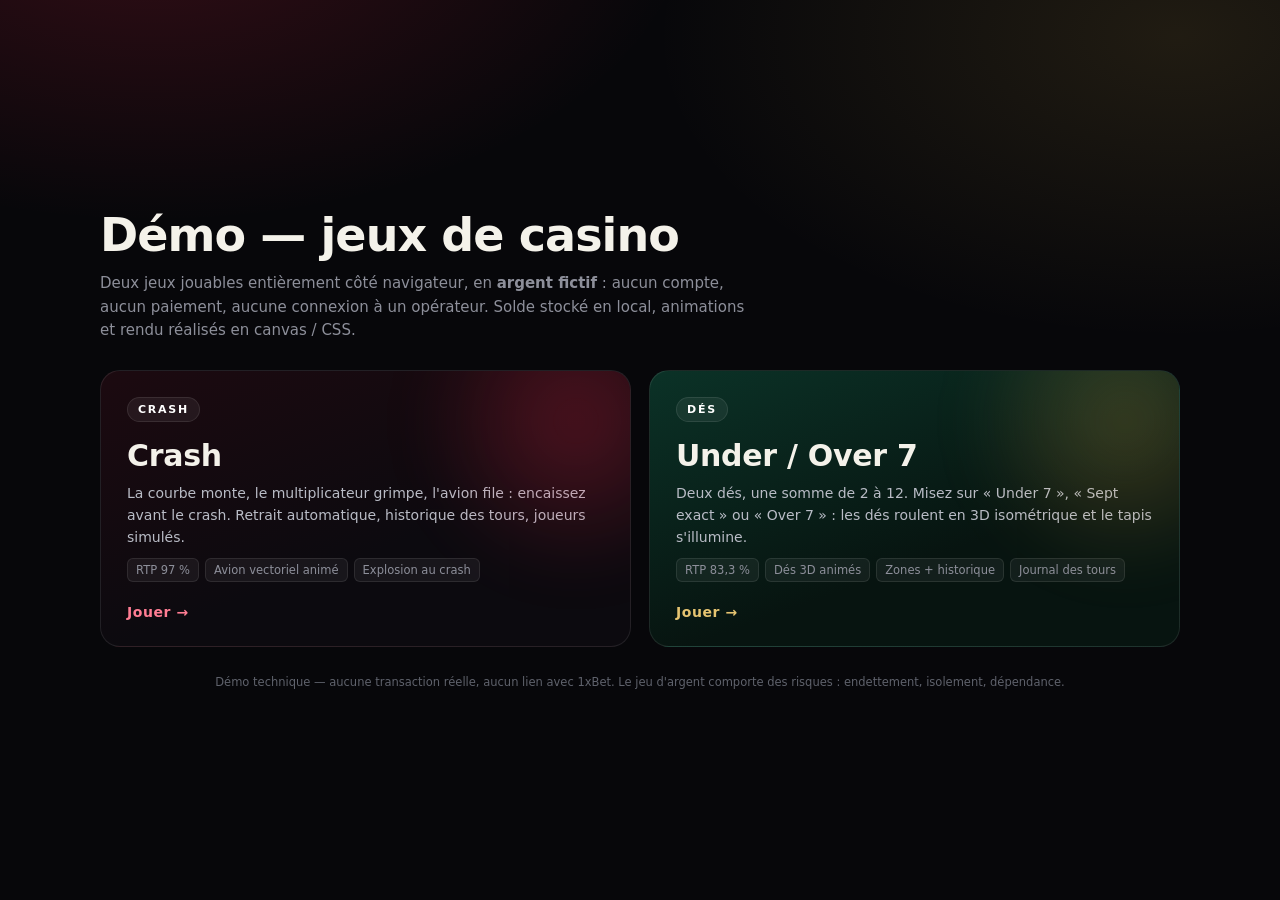
<file: index.html>
<!DOCTYPE html>
<html lang="fr">
<head>
<meta charset="utf-8">
<meta name="viewport" content="width=device-width, initial-scale=1">
<title>Démo — Crash &amp; Under / Over 7</title>
<style>
  :root {
    --bg: #07070a;
    --text: #f4f2ea;
    --muted: #8d8f9a;
    --line: rgba(255, 255, 255, 0.09);
  }
  * { box-sizing: border-box; }
  html, body { margin: 0; min-height: 100%; }
  body {
    min-height: 100vh;
    display: grid;
    place-items: center;
    padding: 32px 20px;
    background:
      radial-gradient(900px 520px at 12% -10%, rgba(255, 43, 77, 0.18), transparent 60%),
      radial-gradient(900px 520px at 92% 4%, rgba(216, 176, 76, 0.12), transparent 58%),
      var(--bg);
    color: var(--text);
    font-family: "Inter", "Segoe UI", system-ui, -apple-system, sans-serif;
  }
  .hub { width: 100%; max-width: 1080px; }
  header { margin-bottom: 28px; }
  h1 {
    margin: 0 0 10px;
    font-size: clamp(28px, 5vw, 46px);
    font-weight: 900;
    letter-spacing: -0.02em;
  }
  header p { margin: 0; color: var(--muted); max-width: 660px; line-height: 1.55; font-size: 15px; }
  .cards { display: grid; grid-template-columns: 1fr 1fr; gap: 18px; }
  .card {
    position: relative;
    display: flex;
    flex-direction: column;
    gap: 10px;
    min-height: 250px;
    padding: 26px;
    border-radius: 20px;
    text-decoration: none;
    color: inherit;
    border: 1px solid var(--line);
    overflow: hidden;
    transition: transform 0.18s, border-color 0.18s, box-shadow 0.18s;
  }
  .card::after {
    content: "";
    position: absolute;
    inset: -40% -20% auto auto;
    width: 320px;
    height: 320px;
    border-radius: 50%;
    filter: blur(30px);
    opacity: 0.5;
  }
  .card:hover { transform: translateY(-4px); }
  .card-crash {
    background: linear-gradient(160deg, #1c0a10, #0c0a0f 60%);
  }
  .card-crash::after { background: radial-gradient(circle, rgba(255, 43, 77, 0.55), transparent 70%); }
  .card-crash:hover { border-color: rgba(255, 43, 77, 0.6); box-shadow: 0 20px 50px rgba(255, 43, 77, 0.18); }

  .card-uo {
    background: linear-gradient(160deg, #0b3227, #071410 62%);
  }
  .card-uo::after { background: radial-gradient(circle, rgba(216, 176, 76, 0.5), transparent 70%); }
  .card-uo:hover { border-color: rgba(216, 176, 76, 0.6); box-shadow: 0 20px 50px rgba(216, 176, 76, 0.16); }

  .tag {
    align-self: flex-start;
    font-size: 11px;
    font-weight: 800;
    letter-spacing: 0.16em;
    text-transform: uppercase;
    padding: 5px 10px;
    border-radius: 999px;
    border: 1px solid var(--line);
    color: #fff;
    background: rgba(255, 255, 255, 0.06);
  }
  .card h2 { margin: 6px 0 0; font-size: 30px; font-weight: 900; letter-spacing: -0.01em; }
  .card p { margin: 0; color: #b9bcc6; line-height: 1.55; font-size: 14px; }
  .meta {
    display: flex;
    flex-wrap: wrap;
    gap: 6px;
    margin-top: auto;
    font-size: 11.5px;
    color: var(--muted);
  }
  .meta span {
    padding: 4px 8px;
    border-radius: 6px;
    background: rgba(255, 255, 255, 0.05);
    border: 1px solid var(--line);
    font-variant-numeric: tabular-nums;
  }
  .go {
    margin-top: 12px;
    font-weight: 800;
    font-size: 14px;
    letter-spacing: 0.04em;
    color: #fff;
  }
  .card-crash .go { color: #ff7d93; }
  .card-uo .go { color: var(--gold, #e6c471); }
  footer {
    margin-top: 26px;
    font-size: 11.5px;
    line-height: 1.6;
    color: #5f626c;
    text-align: center;
  }
  @media (max-width: 760px) {
    .cards { grid-template-columns: 1fr; }
  }
</style>
</head>
<body>
<main class="hub">
  <header>
    <h1>Démo — jeux de casino</h1>
    <p>
      Deux jeux jouables entièrement côté navigateur, en <strong>argent fictif</strong> :
      aucun compte, aucun paiement, aucune connexion à un opérateur. Solde stocké en local,
      animations et rendu réalisés en canvas / CSS.
    </p>
  </header>

  <div class="cards">
    <a class="card card-crash" href="crash/">
      <span class="tag">Crash</span>
      <h2>Crash</h2>
      <p>
        La courbe monte, le multiplicateur grimpe, l'avion file : encaissez avant le crash.
        Retrait automatique, historique des tours, joueurs simulés.
      </p>
      <div class="meta">
        <span>RTP 97 %</span>
        <span>Avion vectoriel animé</span>
        <span>Explosion au crash</span>
      </div>
      <span class="go">Jouer →</span>
    </a>

    <a class="card card-uo" href="under-over-seven/">
      <span class="tag">Dés</span>
      <h2>Under / Over 7</h2>
      <p>
        Deux dés, une somme de 2 à 12. Misez sur « Under 7 », « Sept exact » ou « Over 7 » :
        les dés roulent en 3D isométrique et le tapis s'illumine.
      </p>
      <div class="meta">
        <span>RTP 83,3 %</span>
        <span>Dés 3D animés</span>
        <span>Zones + historique</span>
        <span>Journal des tours</span>
      </div>
      <span class="go">Jouer →</span>
    </a>
  </div>

  <footer>
    Démo technique — aucune transaction réelle, aucun lien avec 1xBet.
    Le jeu d'argent comporte des risques : endettement, isolement, dépendance.
  </footer>
</main>
</body>
</html>
</file>
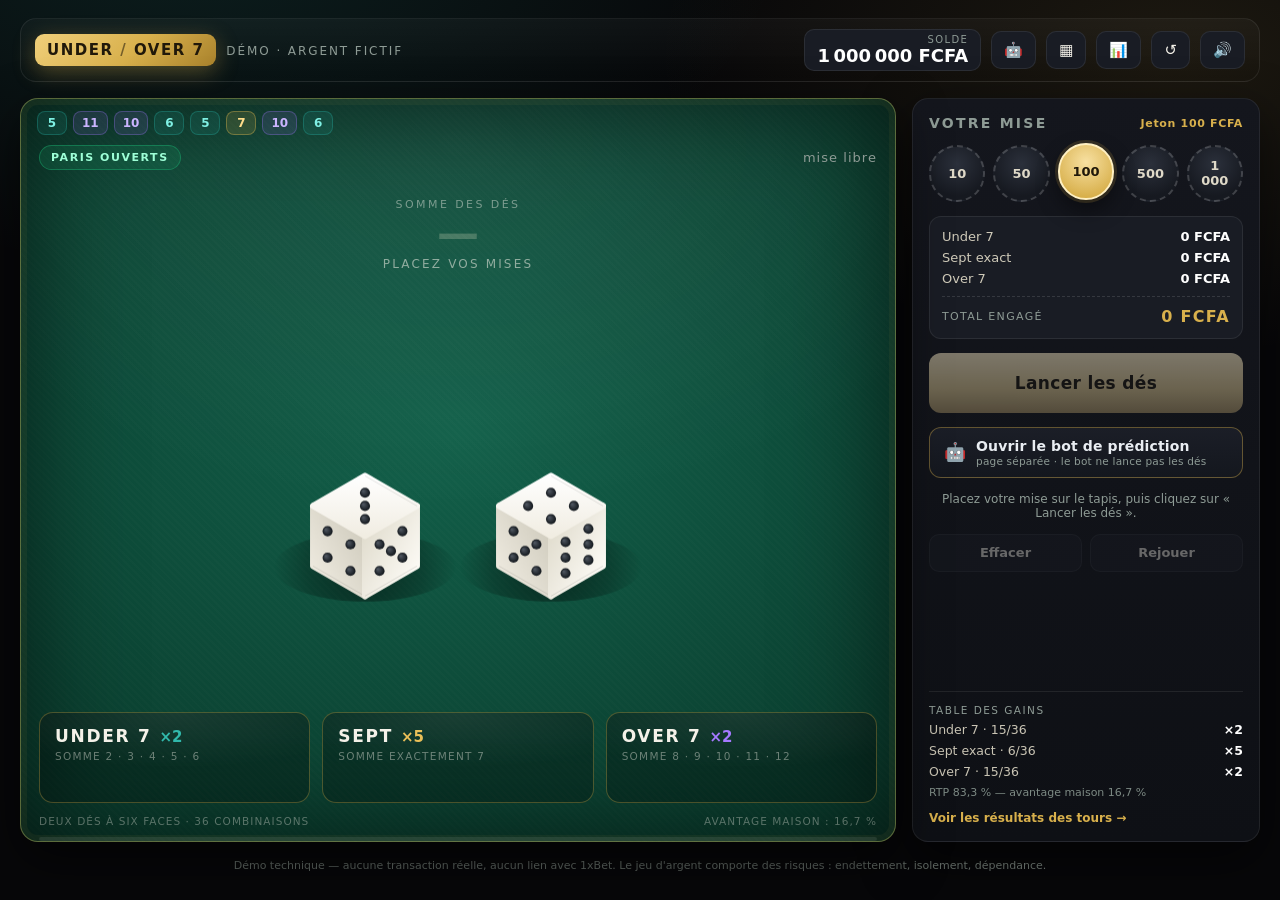
<file: under-over-seven/index.html>
<!DOCTYPE html>
<html lang="fr">
<head>
<meta charset="utf-8">
<meta name="viewport" content="width=device-width, initial-scale=1">
<title>Under &amp; Over 7 — démo (argent fictif)</title>
<link rel="stylesheet" href="style.css">
</head>
<body>
<div class="app">

  <header class="topbar">
    <div class="brand">
      <span class="brand-badge">UNDER <em>/</em> OVER 7</span>
      <span class="brand-sub">démo · argent fictif</span>
    </div>
    <div class="topbar-right">
      <div class="balance">
        <span class="balance-label">Solde</span>
        <strong id="balance">1 000 000 FCFA</strong>
      </div>
      <a class="ghost-btn" href="bot.html" title="Bot de prédiction" aria-label="Bot de prédiction">🤖</a>
      <a class="ghost-btn" href="board.html" title="Tableau des résultats" aria-label="Tableau des résultats">▦</a>
      <a class="ghost-btn" href="results.html" title="Journal détaillé" aria-label="Journal détaillé">📊</a>
      <button class="ghost-btn" id="reset-btn" title="Réinitialiser le solde">↺</button>
      <button class="ghost-btn" id="sound-btn" title="Couper le son">🔊</button>
    </div>
  </header>

  <main class="layout">

    <!-- ---------------- Tapis ---------------- -->
    <section class="table">

      <div class="history" id="history" aria-label="Dernières sommes"></div>

      <div class="table-top">
        <span class="phase-tag" id="phase-tag">Paris ouverts</span>
        <span class="timer" id="timer">mise libre</span>
      </div>

      <div class="board">
        <div class="sum-box">
          <span class="sum-label">Somme des dés</span>
          <strong class="sum-value is-empty" id="sum-value">—</strong>
          <span class="sum-outcome" id="sum-outcome">Placez vos mises</span>
        </div>
        <div class="dice-wrap">
          <canvas id="dice-canvas"></canvas>
        </div>
      </div>

      <div class="zones" id="zones">
        <button class="zone zone-under" data-zone="under" type="button">
          <span class="zone-line">
            <span class="zone-name">UNDER 7</span>
            <span class="zone-pay">×2</span>
          </span>
          <span class="zone-desc">somme 2 · 3 · 4 · 5 · 6</span>
          <span class="zone-stake" id="zone-stake-under">—</span>
        </button>

        <button class="zone zone-seven" data-zone="seven" type="button">
          <span class="zone-line">
            <span class="zone-name">SEPT</span>
            <span class="zone-pay">×5</span>
          </span>
          <span class="zone-desc">somme exactement 7</span>
          <span class="zone-stake" id="zone-stake-seven">—</span>
        </button>

        <button class="zone zone-over" data-zone="over" type="button">
          <span class="zone-line">
            <span class="zone-name">OVER 7</span>
            <span class="zone-pay">×2</span>
          </span>
          <span class="zone-desc">somme 8 · 9 · 10 · 11 · 12</span>
          <span class="zone-stake" id="zone-stake-over">—</span>
        </button>
      </div>

      <div class="table-foot">
        <span id="foot-left">Deux dés à six faces · 36 combinaisons</span>
        <span id="foot-right">Avantage maison : 16,7 %</span>
      </div>

      <div class="round-bar"><span id="round-fill"></span></div>
    </section>

    <!-- ---------------- Panneau ---------------- -->
    <aside class="panel">
      <div class="panel-head">
        <h2>Votre mise</h2>
        <span class="chip-label" id="chip-label">Jeton 100 FCFA</span>
      </div>

      <div class="chips" id="chips">
        <button data-chip="10" type="button">10</button>
        <button data-chip="50" type="button">50</button>
        <button data-chip="100" class="is-active" type="button">100</button>
        <button data-chip="500" type="button">500</button>
        <button data-chip="1000" type="button">1 000</button>
      </div>

      <div class="stakes">
        <div class="stake-row"><span>Under 7</span><strong id="stake-under">0 FCFA</strong></div>
        <div class="stake-row"><span>Sept exact</span><strong id="stake-seven">0 FCFA</strong></div>
        <div class="stake-row"><span>Over 7</span><strong id="stake-over">0 FCFA</strong></div>
        <div class="stake-total"><span>Total engagé</span><strong id="stake-total">0 FCFA</strong></div>
      </div>

      <button id="roll-btn" class="action-btn is-roll" type="button">Lancer les dés</button>
      <a class="bot-link" href="bot.html">
        <span class="bot-ico">🤖</span>
        <span class="bot-text">
          <strong>Ouvrir le bot de prédiction</strong>
          <small>page séparée · le bot ne lance pas les dés</small>
        </span>
      </a>
      <div class="hint" id="hint">Cliquez sur une zone du tapis pour miser</div>

      <div class="secondary-row">
        <button id="clear-btn" class="ghost-btn wide" type="button">Effacer</button>
        <button id="rebet-btn" class="ghost-btn wide" type="button">Rejouer</button>
      </div>

      <div class="odds">
        <div class="odds-head">Table des gains</div>
        <div class="odds-row"><span>Under 7 · 15/36</span><strong>×2</strong></div>
        <div class="odds-row"><span>Sept exact · 6/36</span><strong>×5</strong></div>
        <div class="odds-row"><span>Over 7 · 15/36</span><strong>×2</strong></div>
        <div class="odds-note">RTP 83,3 % — avantage maison 16,7 %</div>
        <a class="results-link" href="results.html">Voir les résultats des tours →</a>
      </div>
    </aside>

  </main>

  <footer class="footer">
    Démo technique — aucune transaction réelle, aucun lien avec 1xBet.
    Le jeu d'argent comporte des risques : endettement, isolement, dépendance.
  </footer>
</div>

<script src="script.js"></script>
<script src="game.js"></script>
</body>
</html>
</file>
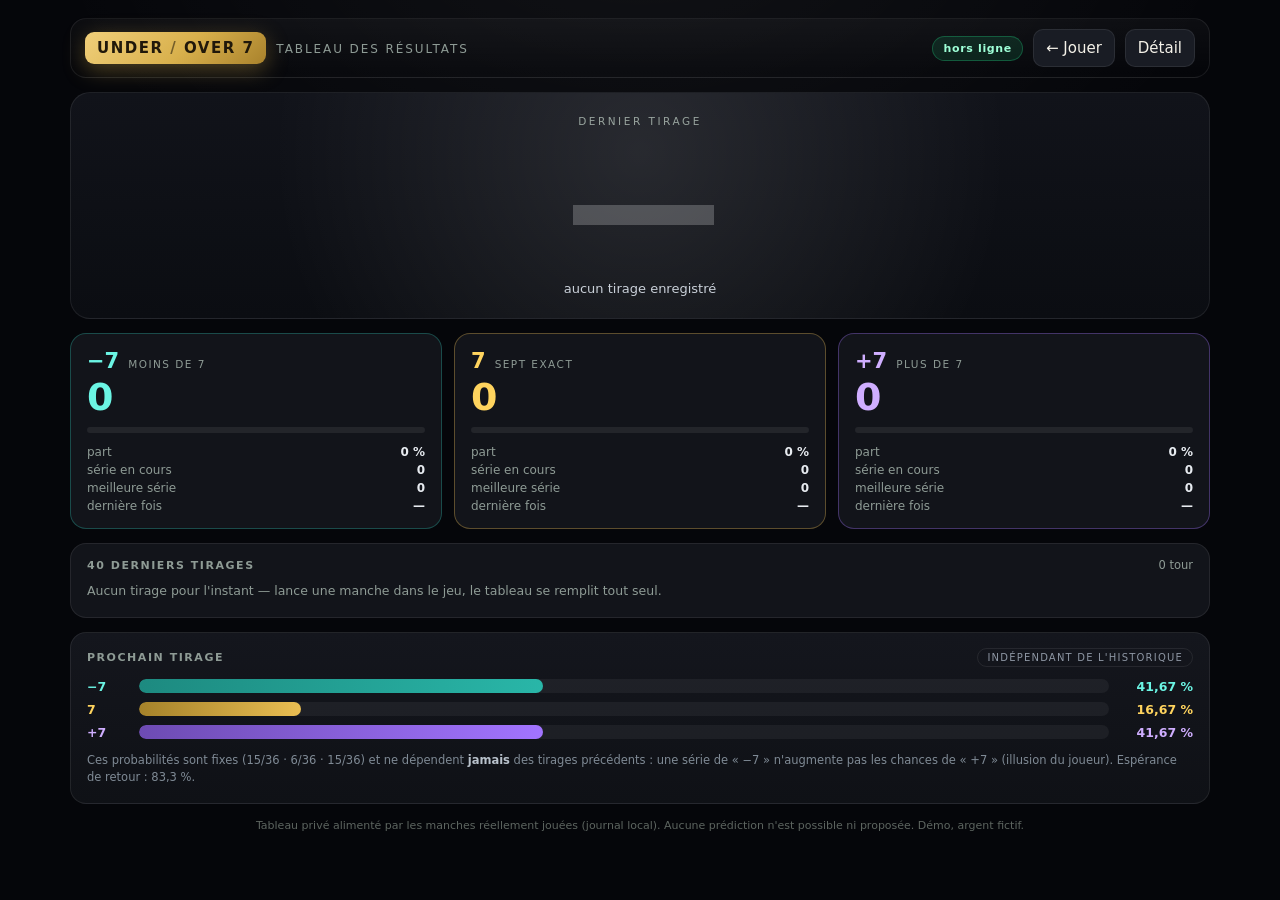
<file: under-over-seven/board.html>
<!DOCTYPE html>
<html lang="fr">
<head>
<meta charset="utf-8">
<meta name="viewport" content="width=device-width, initial-scale=1">
<title>Under / Over 7 — tableau des résultats</title>
<link rel="stylesheet" href="style.css">
<link rel="stylesheet" href="board.css">
</head>
<body class="board-body">
<div class="app board-app">

  <header class="topbar">
    <div class="brand">
      <span class="brand-badge">UNDER <em>/</em> OVER 7</span>
      <span class="brand-sub">tableau des résultats</span>
    </div>
    <div class="topbar-right">
      <span class="live-pill" id="live">hors ligne</span>
      <a class="ghost-btn" href="index.html" title="Retour au jeu">← Jouer</a>
      <a class="ghost-btn" href="results.html" title="Journal détaillé">Détail</a>
    </div>
  </header>

  <!-- ---------- Dernier tirage ---------- -->
  <section class="hero" id="hero">
    <span class="hero-label">Dernier tirage</span>
    <strong class="hero-sign" id="hero-sign">—</strong>
    <span class="hero-sub" id="hero-sub">aucun tirage enregistré</span>
    <span class="hero-time" id="hero-time"></span>
  </section>

  <!-- ---------- Compteurs ---------- -->
  <section class="cols">
    <article class="col col-under" data-outcome="under">
      <header><span class="col-sign">−7</span><span class="col-name">Moins de 7</span></header>
      <strong class="col-count" id="count-under">0</strong>
      <div class="col-bar"><span id="bar-under"></span></div>
      <dl>
        <div><dt>part</dt><dd id="pct-under">0 %</dd></div>
        <div><dt>série en cours</dt><dd id="streak-under">0</dd></div>
        <div><dt>meilleure série</dt><dd id="best-under">0</dd></div>
        <div><dt>dernière fois</dt><dd id="last-under">—</dd></div>
      </dl>
    </article>

    <article class="col col-seven" data-outcome="seven">
      <header><span class="col-sign">7</span><span class="col-name">Sept exact</span></header>
      <strong class="col-count" id="count-seven">0</strong>
      <div class="col-bar"><span id="bar-seven"></span></div>
      <dl>
        <div><dt>part</dt><dd id="pct-seven">0 %</dd></div>
        <div><dt>série en cours</dt><dd id="streak-seven">0</dd></div>
        <div><dt>meilleure série</dt><dd id="best-seven">0</dd></div>
        <div><dt>dernière fois</dt><dd id="last-seven">—</dd></div>
      </dl>
    </article>

    <article class="col col-over" data-outcome="over">
      <header><span class="col-sign">+7</span><span class="col-name">Plus de 7</span></header>
      <strong class="col-count" id="count-over">0</strong>
      <div class="col-bar"><span id="bar-over"></span></div>
      <dl>
        <div><dt>part</dt><dd id="pct-over">0 %</dd></div>
        <div><dt>série en cours</dt><dd id="streak-over">0</dd></div>
        <div><dt>meilleure série</dt><dd id="best-over">0</dd></div>
        <div><dt>dernière fois</dt><dd id="last-over">—</dd></div>
      </dl>
    </article>
  </section>

  <!-- ---------- Bande de résultats ---------- -->
  <section class="strip-block">
    <div class="strip-head">
      <h2>40 derniers tirages</h2>
      <span id="total-label">0 tour</span>
    </div>
    <div class="strip" id="strip"></div>
    <div class="strip-empty" id="strip-empty">
      Aucun tirage pour l'instant — lance une manche dans le jeu, le tableau se remplit tout seul.
    </div>
  </section>

  <!-- ---------- Prochain tirage ---------- -->
  <section class="next">
    <div class="next-head">
      <h2>Prochain tirage</h2>
      <span class="next-tag">indépendant de l'historique</span>
    </div>
    <div class="next-bars">
      <div class="next-row next-under">
        <span class="next-sign">−7</span>
        <div class="next-track"><span style="width:41.67%"></span></div>
        <strong>41,67 %</strong>
      </div>
      <div class="next-row next-seven">
        <span class="next-sign">7</span>
        <div class="next-track"><span style="width:16.67%"></span></div>
        <strong>16,67 %</strong>
      </div>
      <div class="next-row next-over">
        <span class="next-sign">+7</span>
        <div class="next-track"><span style="width:41.67%"></span></div>
        <strong>41,67 %</strong>
      </div>
    </div>
    <p class="next-note">
      Ces probabilités sont fixes (15/36 · 6/36 · 15/36) et ne dépendent <strong>jamais</strong> des
      tirages précédents : une série de « −7 » n'augmente pas les chances de « +7 » (illusion du
      joueur). Espérance de retour : 83,3 %.
    </p>
  </section>

  <footer class="footer">
    Tableau privé alimenté par les manches réellement jouées (journal local). Aucune prédiction
    n'est possible ni proposée. Démo, argent fictif.
  </footer>
</div>
<script src="board.js"></script>
</body>
</html>
</file>
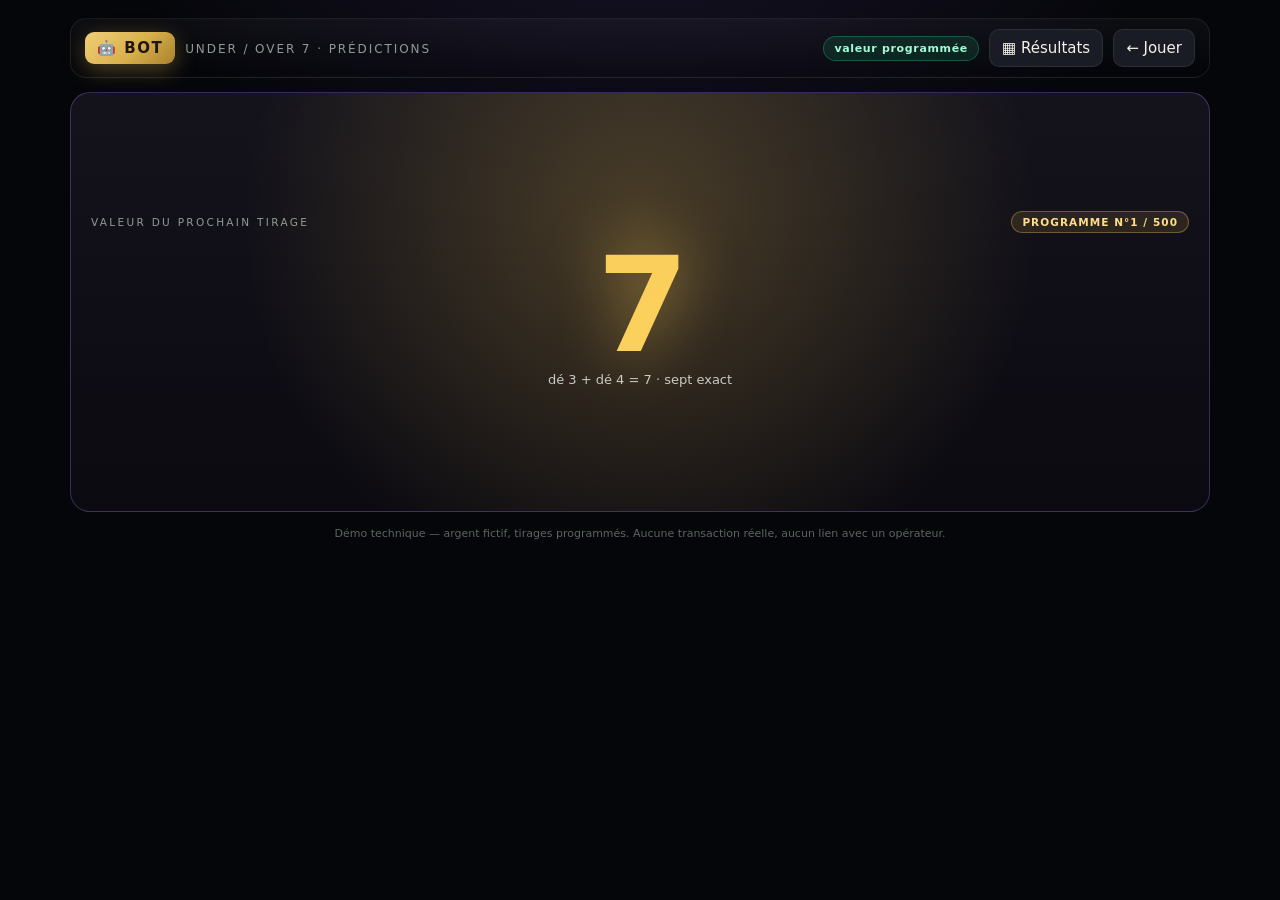
<file: under-over-seven/bot.html>
<!DOCTYPE html>
<html lang="fr">
<head>
<meta charset="utf-8">
<meta name="viewport" content="width=device-width, initial-scale=1">
<title>Bot — Under / Over 7</title>
<link rel="stylesheet" href="style.css">
<link rel="stylesheet" href="bot.css">
</head>
<body class="bot-body">
<div class="app bot-app">

  <header class="topbar">
    <div class="brand">
      <span class="brand-badge">🤖 BOT</span>
      <span class="brand-sub">under / over 7 · prédictions</span>
    </div>
    <div class="topbar-right">
      <span class="live-pill" id="live">hors ligne</span>
      <a class="ghost-btn" href="board.html">▦ Résultats</a>
      <a class="ghost-btn" href="index.html">← Jouer</a>
    </div>
  </header>

  <!-- ---------------- Prédiction du prochain tirage ---------------- -->
  <section class="pred" id="pred">
    <div class="pred-head">
      <span class="pred-label">Valeur du prochain tirage</span>
      <span class="pred-badge" id="pred-pos">programme n°1</span>
    </div>

    <strong class="pred-sign" id="pred-sign">—</strong>
    <span class="pred-detail" id="pred-detail">lecture du programme…</span>
  </section>

  <footer class="footer">
    Démo technique — argent fictif, tirages programmés. Aucune transaction réelle,
    aucun lien avec un opérateur.
  </footer>
</div>
<script src="script.js"></script>
<script src="bot.js"></script>
</body>
</html>
</file>
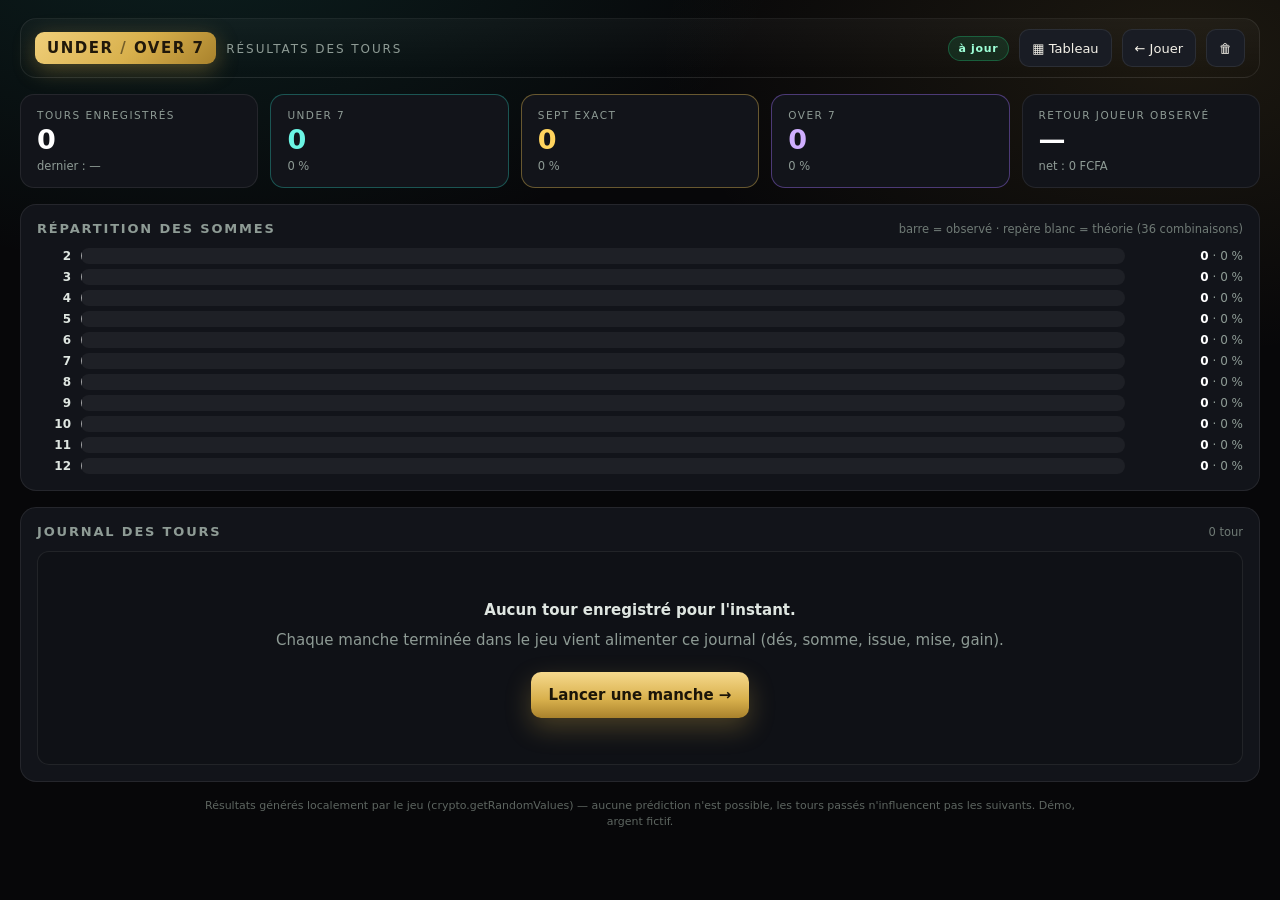
<file: under-over-seven/results.html>
<!DOCTYPE html>
<html lang="fr">
<head>
<meta charset="utf-8">
<meta name="viewport" content="width=device-width, initial-scale=1">
<title>Under / Over 7 — résultats des tours</title>
<link rel="stylesheet" href="style.css">
<link rel="stylesheet" href="results.css">
</head>
<body>
<div class="app">

  <header class="topbar">
    <div class="brand">
      <span class="brand-badge">UNDER <em>/</em> OVER 7</span>
      <span class="brand-sub">résultats des tours</span>
    </div>
    <div class="topbar-right">
      <span class="live-pill" id="live">à jour</span>
      <a class="ghost-btn" href="board.html" title="Tableau des résultats">▦ Tableau</a>
      <a class="ghost-btn" href="index.html" title="Retour au jeu">← Jouer</a>
      <button class="ghost-btn" id="clear-btn" title="Effacer le journal">🗑</button>
    </div>
  </header>

  <section class="kpis">
    <div class="kpi">
      <span class="kpi-label">Tours enregistrés</span>
      <strong id="kpi-rounds">0</strong>
      <em id="kpi-last">dernier : —</em>
    </div>
    <div class="kpi kpi-under">
      <span class="kpi-label">Under 7</span>
      <strong id="kpi-under">0</strong>
      <em id="kpi-under-pct">0 %</em>
    </div>
    <div class="kpi kpi-seven">
      <span class="kpi-label">Sept exact</span>
      <strong id="kpi-seven">0</strong>
      <em id="kpi-seven-pct">0 %</em>
    </div>
    <div class="kpi kpi-over">
      <span class="kpi-label">Over 7</span>
      <strong id="kpi-over">0</strong>
      <em id="kpi-over-pct">0 %</em>
    </div>
    <div class="kpi">
      <span class="kpi-label">Retour joueur observé</span>
      <strong id="kpi-rtp">—</strong>
      <em id="kpi-net">net : 0 FCFA</em>
    </div>
  </section>

  <section class="block">
    <div class="block-head">
      <h2>Répartition des sommes</h2>
      <span class="block-sub">barre = observé · repère blanc = théorie (36 combinaisons)</span>
    </div>
    <div class="dist" id="dist"></div>
  </section>

  <section class="block">
    <div class="block-head">
      <h2>Journal des tours</h2>
      <span class="block-sub" id="count-label">0 tour</span>
    </div>
    <div class="table-wrap">
      <table class="res-table">
        <thead>
          <tr>
            <th>#</th>
            <th>Heure</th>
            <th>Dé 1</th>
            <th>Dé 2</th>
            <th>Somme</th>
            <th>Issue</th>
            <th>Mise</th>
            <th>Résultat</th>
          </tr>
        </thead>
        <tbody id="rows"></tbody>
      </table>
      <div class="empty" id="empty">
        <p><strong>Aucun tour enregistré pour l'instant.</strong></p>
        <p>Chaque manche terminée dans le jeu vient alimenter ce journal (dés, somme, issue, mise, gain).</p>
        <a class="cta" href="index.html">Lancer une manche →</a>
      </div>
    </div>
  </section>

  <footer class="footer">
    Résultats générés localement par le jeu (crypto.getRandomValues) — aucune prédiction n'est
    possible, les tours passés n'influencent pas les suivants. Démo, argent fictif.
  </footer>
</div>
<script src="results.js"></script>
</body>
</html>
</file>
<file: under-over-seven/style.css>
:root {
  --bg: #070709;
  --panel: #12141a;
  --panel-2: #191c24;
  --panel-3: #232732;
  --line: rgba(255, 255, 255, 0.08);
  --line-strong: rgba(255, 255, 255, 0.16);
  --text: #f4f1e8;
  --muted: #8e9b95;
  --gold: #d8b04c;
  --gold-soft: rgba(216, 176, 76, 0.3);
  --under: #29b6a8;
  --seven: #e9bd52;
  --over: #a274ff;
  --green: #1fc07a;
  --red: #ff5a5f;
  --radius: 16px;
  --shadow: 0 18px 50px rgba(0, 0, 0, 0.55);
}

* { box-sizing: border-box; }

html, body { margin: 0; height: 100%; }

body {
  background:
    radial-gradient(1000px 600px at 15% -10%, rgba(41, 182, 168, 0.14), transparent 60%),
    radial-gradient(900px 520px at 92% 6%, rgba(216, 176, 76, 0.10), transparent 58%),
    var(--bg);
  color: var(--text);
  font-family: "Inter", "Segoe UI", system-ui, -apple-system, sans-serif;
  font-size: 15px;
  -webkit-font-smoothing: antialiased;
}

.app {
  max-width: 1360px;
  margin: 0 auto;
  padding: 18px 20px 26px;
  display: flex;
  flex-direction: column;
  gap: 16px;
  min-height: 100%;
}

/* ---------- Barre du haut ---------- */
.topbar {
  display: flex;
  align-items: center;
  justify-content: space-between;
  gap: 16px;
  background: linear-gradient(180deg, rgba(255, 255, 255, 0.035), rgba(255, 255, 255, 0));
  border: 1px solid var(--line);
  border-radius: var(--radius);
  padding: 10px 14px;
}

.brand { display: flex; align-items: baseline; gap: 10px; }

.brand-badge {
  font-weight: 900;
  letter-spacing: 0.1em;
  font-size: 15px;
  padding: 7px 12px;
  border-radius: 9px;
  color: #20180a;
  background: linear-gradient(135deg, #f0cf7a, var(--gold) 55%, #a9822c);
  box-shadow: 0 6px 22px rgba(216, 176, 76, 0.35);
  white-space: nowrap;
}

.brand-badge em { font-style: normal; opacity: 0.55; }

.brand-sub {
  font-size: 12px;
  text-transform: uppercase;
  letter-spacing: 0.16em;
  color: var(--muted);
}

.topbar-right { display: flex; align-items: center; gap: 10px; }

.balance {
  display: flex;
  flex-direction: column;
  align-items: flex-end;
  line-height: 1.15;
  padding: 4px 12px;
  border-radius: 10px;
  background: var(--panel-2);
  border: 1px solid var(--line);
}

.balance-label {
  font-size: 10px;
  text-transform: uppercase;
  letter-spacing: 0.14em;
  color: var(--muted);
}

.balance strong {
  font-size: 18px;
  font-variant-numeric: tabular-nums;
  color: #fff;
}

.ghost-btn {
  height: 38px;
  min-width: 38px;
  display: grid;
  place-items: center;
  padding: 0 12px;
  font-size: 15px;
  font-family: inherit;
  color: var(--text);
  background: var(--panel-2);
  border: 1px solid var(--line);
  border-radius: 10px;
  cursor: pointer;
  text-decoration: none;
  transition: background 0.15s, border-color 0.15s, transform 0.1s;
}

.ghost-btn:hover { background: var(--panel-3); border-color: var(--line-strong); }
.ghost-btn:active { transform: scale(0.96); }
.ghost-btn:disabled { opacity: 0.38; cursor: default; }
.ghost-btn:disabled:hover { background: var(--panel-2); border-color: var(--line); }
.ghost-btn.is-off { color: var(--muted); }
.ghost-btn.wide { width: 100%; font-size: 13px; font-weight: 600; }

/* ---------- Layout ---------- */
.layout {
  display: grid;
  grid-template-columns: minmax(0, 1fr) 348px;
  gap: 16px;
  flex: 1;
  min-height: 0;
}

/* ---------- Tapis ---------- */
.table {
  position: relative;
  overflow: hidden;
  display: flex;
  flex-direction: column;
  min-height: 600px;
  border-radius: 18px;
  background:
    repeating-linear-gradient(45deg, rgba(255, 255, 255, 0.012) 0 2px, transparent 2px 5px),
    radial-gradient(120% 90% at 50% 6%, rgba(255, 255, 255, 0.06), transparent 55%),
    radial-gradient(140% 115% at 50% 45%, #12604a 0%, #0b4131 46%, #06251c 100%);
  border: 1px solid rgba(216, 176, 76, 0.38);
  box-shadow:
    inset 0 0 0 6px rgba(216, 176, 76, 0.055),
    inset 0 0 110px rgba(0, 0, 0, 0.6),
    var(--shadow);
}

.history {
  display: flex;
  gap: 6px;
  padding: 12px 16px 0;
  overflow: hidden;
  mask-image: linear-gradient(90deg, #000 84%, transparent);
}

.hchip {
  flex: 0 0 auto;
  min-width: 30px;
  text-align: center;
  font-size: 12px;
  font-weight: 800;
  font-variant-numeric: tabular-nums;
  padding: 4px 8px;
  border-radius: 8px;
  border: 1px solid transparent;
  animation: hchipIn 0.25s ease-out;
}

@keyframes hchipIn {
  from { opacity: 0; transform: translateY(-6px) scale(0.9); }
  to { opacity: 1; transform: none; }
}

.hchip.under { color: #7ff0e4; background: rgba(41, 182, 168, 0.12); border-color: rgba(41, 182, 168, 0.3); }
.hchip.seven { color: #ffdd8a; background: rgba(233, 189, 82, 0.14); border-color: rgba(233, 189, 82, 0.36); }
.hchip.over { color: #cbb4ff; background: rgba(162, 116, 255, 0.12); border-color: rgba(162, 116, 255, 0.3); }

.table-top {
  display: flex;
  align-items: center;
  justify-content: space-between;
  gap: 12px;
  padding: 10px 18px 0;
}

.phase-tag {
  font-size: 11px;
  font-weight: 800;
  text-transform: uppercase;
  letter-spacing: 0.14em;
  padding: 5px 11px;
  border-radius: 999px;
  color: #9effd7;
  background: rgba(31, 192, 122, 0.14);
  border: 1px solid rgba(31, 192, 122, 0.38);
  transition: color 0.2s, background 0.2s, border-color 0.2s;
}

.phase-tag.is-rolling {
  color: #ffd97a;
  background: rgba(233, 189, 82, 0.14);
  border-color: rgba(233, 189, 82, 0.42);
}

.phase-tag.is-result {
  color: #d9c7ff;
  background: rgba(162, 116, 255, 0.16);
  border-color: rgba(162, 116, 255, 0.4);
}

.timer {
  font-size: 13px;
  font-variant-numeric: tabular-nums;
  letter-spacing: 0.08em;
  color: var(--muted);
}

/* ---------- Zone centrale ---------- */
.board {
  flex: 1;
  min-height: 0;
  display: flex;
  flex-direction: column;
  align-items: center;
  justify-content: center;
  gap: 4px;
  padding: 6px 18px 0;
}

.sum-box {
  display: flex;
  flex-direction: column;
  align-items: center;
  gap: 2px;
  min-height: 118px;
  justify-content: center;
}

.sum-label {
  font-size: 11px;
  text-transform: uppercase;
  letter-spacing: 0.22em;
  color: rgba(244, 241, 232, 0.45);
}

.sum-value {
  font-size: clamp(46px, 8vw, 86px);
  font-weight: 900;
  line-height: 1;
  font-variant-numeric: tabular-nums;
  color: #fff6d8;
  text-shadow: 0 3px 10px rgba(0, 0, 0, 0.55), 0 0 38px rgba(216, 176, 76, 0.45);
  transition: color 0.2s;
}

.sum-value.is-empty {
  font-size: 42px;
  color: rgba(255, 246, 216, 0.22);
  text-shadow: none;
}

.sum-value.is-under { color: #6bf5e4; text-shadow: 0 3px 10px rgba(0, 0, 0, 0.5), 0 0 44px rgba(41, 182, 168, 0.75); }
.sum-value.is-seven { color: #ffd45e; text-shadow: 0 3px 10px rgba(0, 0, 0, 0.5), 0 0 50px rgba(233, 189, 82, 0.85); }
.sum-value.is-over { color: #cfaeff; text-shadow: 0 3px 10px rgba(0, 0, 0, 0.5), 0 0 44px rgba(162, 116, 255, 0.75); }
.sum-value.is-pop { animation: sumPop 0.45s cubic-bezier(0.2, 1.6, 0.3, 1); }

@keyframes sumPop {
  0% { transform: scale(1.3); filter: brightness(1.6); }
  100% { transform: scale(1); filter: none; }
}

.sum-outcome {
  font-size: 12px;
  text-transform: uppercase;
  letter-spacing: 0.18em;
  color: rgba(244, 241, 232, 0.55);
  min-height: 16px;
}

.dice-wrap {
  position: relative;
  width: 100%;
  flex: 1;
  min-height: 210px;
}

#dice-canvas {
  position: absolute;
  inset: 0;
  width: 100%;
  height: 100%;
  display: block;
}

/* ---------- Zones de mise ---------- */
.zones {
  display: grid;
  grid-template-columns: repeat(3, minmax(0, 1fr));
  gap: 12px;
  padding: 4px 18px 0;
}

.zone {
  position: relative;
  display: flex;
  flex-direction: column;
  gap: 4px;
  padding: 13px 15px 12px;
  text-align: left;
  font-family: inherit;
  color: var(--text);
  background: linear-gradient(180deg, rgba(0, 0, 0, 0.34), rgba(0, 0, 0, 0.22));
  border: 1px solid rgba(216, 176, 76, 0.32);
  border-radius: 14px;
  cursor: pointer;
  overflow: hidden;
  transition: border-color 0.18s, background 0.18s, box-shadow 0.18s, transform 0.12s;
}

.zone::before {
  content: "";
  position: absolute;
  inset: 0;
  background: radial-gradient(120% 100% at 50% 0%, rgba(255, 255, 255, 0.07), transparent 62%);
  pointer-events: none;
}

.zone:hover { border-color: var(--accent); background: rgba(0, 0, 0, 0.4); }
.zone:active { transform: scale(0.99); }

.zone-under { --accent: var(--under); }
.zone-seven { --accent: var(--seven); }
.zone-over { --accent: var(--over); }

.zone-line {
  display: flex;
  align-items: baseline;
  justify-content: space-between;
  gap: 8px;
}

.zone-name {
  font-size: 17px;
  font-weight: 900;
  letter-spacing: 0.1em;
}

.zone-pay {
  font-size: 15px;
  font-weight: 900;
  color: var(--accent);
}

.zone-desc {
  font-size: 10.5px;
  text-transform: uppercase;
  letter-spacing: 0.12em;
  color: rgba(244, 241, 232, 0.42);
}

.zone-stake {
  margin-top: 4px;
  align-self: flex-start;
  font-size: 12px;
  font-weight: 800;
  font-variant-numeric: tabular-nums;
  padding: 3px 9px;
  border-radius: 999px;
  color: #1b1508;
  background: linear-gradient(180deg, #f4d888, var(--gold));
  box-shadow: 0 4px 14px rgba(216, 176, 76, 0.35);
  transition: opacity 0.2s;
}

.zone-stake.is-empty {
  opacity: 0;
  box-shadow: none;
}

.zone.has-bet {
  border-color: var(--accent);
  box-shadow: inset 0 0 0 1px var(--accent), 0 10px 26px rgba(0, 0, 0, 0.4);
}

.zone.is-win {
  border-color: var(--accent);
  background: rgba(255, 255, 255, 0.06);
  box-shadow: 0 0 0 2px var(--accent), 0 0 34px rgba(255, 255, 255, 0.18), 0 14px 34px rgba(0, 0, 0, 0.4);
  animation: zoneWin 0.9s ease-out;
}

@keyframes zoneWin {
  0% { transform: scale(1.04); filter: brightness(1.5); }
  100% { transform: scale(1); filter: none; }
}

.zone.is-lose {
  opacity: 0.42;
  filter: saturate(0.5);
}

.zone:disabled { cursor: default; }

.table-foot {
  display: flex;
  justify-content: space-between;
  gap: 12px;
  padding: 12px 18px 10px;
  font-size: 10.5px;
  text-transform: uppercase;
  letter-spacing: 0.1em;
  color: rgba(244, 241, 232, 0.35);
}

.round-bar {
  height: 4px;
  margin: 0 18px;
  border-radius: 99px;
  background: rgba(255, 255, 255, 0.08);
  overflow: hidden;
}

.round-bar span {
  display: block;
  height: 100%;
  width: 0%;
  border-radius: 99px;
  background: linear-gradient(90deg, var(--under), var(--seven));
  box-shadow: 0 0 12px rgba(233, 189, 82, 0.6);
}

/* ---------- Panneau ---------- */
.panel {
  display: flex;
  flex-direction: column;
  gap: 14px;
  padding: 16px;
  background: linear-gradient(180deg, #14161d, #0e1015);
  border: 1px solid var(--line);
  border-radius: var(--radius);
  box-shadow: var(--shadow);
  min-height: 0;
}

.panel-head {
  display: flex;
  align-items: center;
  justify-content: space-between;
  gap: 10px;
}

.panel-head h2 {
  margin: 0;
  font-size: 14px;
  text-transform: uppercase;
  letter-spacing: 0.16em;
  color: var(--muted);
  font-weight: 700;
}

.chip-label {
  font-size: 11px;
  font-weight: 700;
  letter-spacing: 0.06em;
  color: var(--gold);
}

.chips {
  display: grid;
  grid-template-columns: repeat(5, 1fr);
  gap: 8px;
}

.chips button {
  aspect-ratio: 1;
  border-radius: 50%;
  font-family: inherit;
  font-size: 13px;
  font-weight: 800;
  color: #dfd9c8;
  background: radial-gradient(circle at 50% 32%, #2b303b, #161920 72%);
  border: 2px dashed rgba(255, 255, 255, 0.18);
  cursor: pointer;
  transition: transform 0.12s, box-shadow 0.18s, color 0.18s, background 0.18s;
}

.chips button:hover { transform: translateY(-2px); border-color: rgba(216, 176, 76, 0.55); }

.chips button.is-active {
  color: #20180a;
  background: radial-gradient(circle at 50% 32%, #f7e0a1, var(--gold) 78%);
  border: 2px solid #fff0c2;
  box-shadow: 0 0 0 3px rgba(216, 176, 76, 0.16), 0 10px 22px rgba(0, 0, 0, 0.45);
  transform: translateY(-2px);
}

.stakes {
  display: flex;
  flex-direction: column;
  gap: 6px;
  padding: 12px;
  border-radius: 12px;
  background: var(--panel-2);
  border: 1px solid var(--line);
}

.stake-row,
.stake-total {
  display: flex;
  align-items: center;
  justify-content: space-between;
  gap: 10px;
  font-size: 13px;
  color: #cfcab9;
}

.stake-row strong {
  font-variant-numeric: tabular-nums;
  font-weight: 700;
  color: #fff;
}

.stake-total {
  margin-top: 4px;
  padding-top: 10px;
  border-top: 1px dashed rgba(255, 255, 255, 0.12);
  text-transform: uppercase;
  font-size: 11px;
  letter-spacing: 0.12em;
  color: var(--muted);
}

.stake-total strong {
  font-size: 16px;
  color: var(--gold);
  font-variant-numeric: tabular-nums;
}

/* ---------- Bouton principal ---------- */
.action-btn {
  height: 60px;
  border: 0;
  border-radius: 12px;
  font-family: inherit;
  font-size: 17px;
  font-weight: 900;
  letter-spacing: 0.02em;
  color: #1b1508;
  cursor: pointer;
  transition: transform 0.1s, box-shadow 0.2s, background 0.2s, color 0.2s;
}

.action-btn:active { transform: scale(0.985); }

.action-btn.is-roll {
  background: linear-gradient(180deg, #f6d98d, var(--gold) 60%, #a9822c);
  box-shadow: 0 12px 30px rgba(216, 176, 76, 0.32), inset 0 1px 0 rgba(255, 255, 255, 0.5);
}

.action-btn.is-roll:hover:not(:disabled) { box-shadow: 0 14px 34px rgba(216, 176, 76, 0.45); }

.action-btn.is-roll:disabled {
  opacity: 0.5;
  filter: saturate(0.45);
  box-shadow: none;
  cursor: default;
}

.action-btn.is-wait {
  background: #1b1e26;
  color: #6d7381;
  box-shadow: inset 0 0 0 1px var(--line);
  cursor: default;
}

.action-btn.is-next {
  background: linear-gradient(180deg, #45e6a0, #109a5f);
  color: #04170f;
  box-shadow: 0 12px 30px rgba(31, 192, 122, 0.34), inset 0 1px 0 rgba(255, 255, 255, 0.45);
}

/* ---------- Lien vers le bot ---------- */
.bot-link {
  display: flex;
  align-items: center;
  gap: 10px;
  padding: 10px 14px;
  border-radius: 12px;
  text-decoration: none;
  color: #e9edf2;
  background: linear-gradient(180deg, #1b1e27, #14171e);
  border: 1px solid rgba(216, 176, 76, 0.4);
  transition: border-color 0.18s, box-shadow 0.18s, transform 0.1s;
}

.bot-link:hover {
  border-color: var(--gold);
  box-shadow: 0 8px 22px rgba(216, 176, 76, 0.18);
}

.bot-link:active { transform: scale(0.99); }

.bot-ico { font-size: 18px; line-height: 1; }

.bot-text { display: flex; flex-direction: column; gap: 1px; }

.bot-text strong { font-size: 14px; font-weight: 800; letter-spacing: 0.01em; }

.bot-text small {
  font-size: 10.5px;
  color: var(--muted);
  letter-spacing: 0.02em;
}

.hint {
  min-height: 16px;
  font-size: 12px;
  text-align: center;
  color: var(--muted);
  transition: color 0.2s;
}

.hint.is-win { color: #55e39a; }
.hint.is-loss { color: #ff7f8a; }

.secondary-row {
  display: grid;
  grid-template-columns: 1fr 1fr;
  gap: 8px;
}

/* ---------- Table des gains ---------- */
.odds {
  display: flex;
  flex-direction: column;
  gap: 6px;
  padding-top: 12px;
  margin-top: auto;
  border-top: 1px solid var(--line);
}

.odds-head {
  font-size: 10.5px;
  text-transform: uppercase;
  letter-spacing: 0.14em;
  color: var(--muted);
}

.odds-row {
  display: flex;
  justify-content: space-between;
  font-size: 12.5px;
  color: #c9c4b4;
}

.odds-row strong {
  color: #fff;
  font-variant-numeric: tabular-nums;
}

.odds-note {
  font-size: 11px;
  color: #7d8a84;
  line-height: 1.4;
}

.results-link {
  margin-top: 4px;
  font-size: 12px;
  font-weight: 700;
  color: var(--gold);
  text-decoration: none;
}

.results-link:hover { text-decoration: underline; }

/* ---------- Pied de page ---------- */
.footer {
  max-width: 900px;
  margin: 0 auto;
  font-size: 11px;
  line-height: 1.5;
  text-align: center;
  color: #5d6560;
}

/* ---------- Responsive ---------- */
@media (max-width: 980px) {
  .layout { grid-template-columns: minmax(0, 1fr); }
  .table { min-height: 480px; }
  .panel { order: 2; }
}

@media (max-width: 560px) {
  .app { padding: 10px 10px 18px; gap: 10px; }
  .brand-sub { display: none; }
  .balance strong { font-size: 15px; }
  .zones { gap: 6px; padding: 4px 10px 0; }
  .zone { padding: 10px 10px 9px; }
  .zone-name { font-size: 13px; letter-spacing: 0.06em; }
  .zone-pay { font-size: 12px; }
  .zone-desc { display: none; }
  .table-foot { padding: 10px 12px 8px; font-size: 9.5px; }
  .round-bar { margin: 0 12px; }
  .history { padding: 10px 12px 0; }
  .table-top { padding: 8px 12px 0; }
  .board { padding: 4px 10px 0; }
  .sum-value { font-size: 52px; }
}

@media (prefers-reduced-motion: reduce) {
  * { animation-duration: 0.01ms !important; }
}
</file>
<file: under-over-seven/board.css>
/* Tableau des résultats — complète style.css (mêmes variables) */

.board-body {
  background:
    radial-gradient(1000px 620px at 50% -10%, rgba(255, 255, 255, 0.05), transparent 60%),
    #05060a;
}

.board-app { max-width: 1180px; gap: 14px; }

.live-pill {
  font-size: 11px;
  font-weight: 700;
  letter-spacing: 0.06em;
  padding: 5px 10px;
  border-radius: 999px;
  color: #9effd7;
  background: rgba(31, 192, 122, 0.14);
  border: 1px solid rgba(31, 192, 122, 0.34);
  transition: color 0.2s, background 0.2s, border-color 0.2s;
}

.live-pill.is-new {
  color: #20180a;
  background: var(--gold);
  border-color: #f4d888;
}

/* ---------- Dernier tirage ---------- */
.hero {
  position: relative;
  display: flex;
  flex-direction: column;
  align-items: center;
  gap: 2px;
  padding: 22px 20px 20px;
  border-radius: 20px;
  background: linear-gradient(180deg, #11131a, #0b0d12);
  border: 1px solid var(--line);
  overflow: hidden;
}

.hero::after {
  content: "";
  position: absolute;
  inset: 0;
  background: radial-gradient(circle at 50% 26%, var(--glow, rgba(255, 255, 255, 0.1)), transparent 62%);
  pointer-events: none;
}

.hero-label {
  font-size: 10.5px;
  text-transform: uppercase;
  letter-spacing: 0.24em;
  color: var(--muted);
}

.hero-sign {
  font-size: clamp(84px, 15vw, 158px);
  font-weight: 900;
  line-height: 0.95;
  letter-spacing: -0.045em;
  font-variant-numeric: tabular-nums;
  color: rgba(255, 255, 255, 0.22);
  transition: color 0.25s;
}

.hero-sub {
  font-size: 13px;
  color: #c6cdd6;
  font-variant-numeric: tabular-nums;
}

.hero-time {
  font-size: 10.5px;
  letter-spacing: 0.1em;
  color: var(--muted);
  text-transform: uppercase;
}

.hero.is-under { --glow: rgba(41, 182, 168, 0.32); }
.hero.is-under .hero-sign { color: #6bf5e4; text-shadow: 0 0 70px rgba(41, 182, 168, 0.6); }
.hero.is-seven { --glow: rgba(233, 189, 82, 0.3); }
.hero.is-seven .hero-sign { color: #ffd45e; text-shadow: 0 0 70px rgba(233, 189, 82, 0.6); }
.hero.is-over { --glow: rgba(162, 116, 255, 0.3); }
.hero.is-over .hero-sign { color: #cfaeff; text-shadow: 0 0 70px rgba(162, 116, 255, 0.6); }

/* ---------- Colonnes ---------- */
.cols {
  display: grid;
  grid-template-columns: repeat(3, minmax(0, 1fr));
  gap: 12px;
}

.col {
  padding: 15px 16px;
  border-radius: 16px;
  background: var(--panel);
  border: 1px solid var(--line);
}

.col header {
  display: flex;
  align-items: baseline;
  gap: 9px;
}

.col-sign {
  font-size: 21px;
  font-weight: 900;
  font-variant-numeric: tabular-nums;
}

.col-name {
  font-size: 10.5px;
  text-transform: uppercase;
  letter-spacing: 0.14em;
  color: var(--muted);
}

.col-count {
  display: block;
  margin-top: 4px;
  font-size: 38px;
  font-weight: 900;
  line-height: 1.1;
  font-variant-numeric: tabular-nums;
}

.col-bar {
  height: 6px;
  margin: 8px 0 12px;
  border-radius: 99px;
  background: rgba(255, 255, 255, 0.07);
  overflow: hidden;
}

.col-bar span {
  display: block;
  height: 100%;
  width: 0%;
  border-radius: 99px;
  transition: width 0.35s ease;
}

.col dl {
  margin: 0;
  display: grid;
  gap: 4px;
  font-size: 12px;
}

.col dl div {
  display: flex;
  justify-content: space-between;
  gap: 8px;
}

.col dt { color: var(--muted); }
.col dd { margin: 0; font-weight: 700; font-variant-numeric: tabular-nums; color: #e7ebf0; }

.col-under { border-color: rgba(41, 182, 168, 0.34); }
.col-under .col-sign, .col-under .col-count { color: #6bf5e4; }
.col-under .col-bar span { background: #29b6a8; }

.col-seven { border-color: rgba(233, 189, 82, 0.34); }
.col-seven .col-sign, .col-seven .col-count { color: #ffd45e; }
.col-seven .col-bar span { background: #e9bd52; }

.col-over { border-color: rgba(162, 116, 255, 0.34); }
.col-over .col-sign, .col-over .col-count { color: #cfaeff; }
.col-over .col-bar span { background: #a274ff; }

/* ---------- Bande de résultats ---------- */
.strip-block {
  padding: 14px 16px 16px;
  border-radius: 16px;
  background: var(--panel);
  border: 1px solid var(--line);
}

.strip-head {
  display: flex;
  align-items: baseline;
  justify-content: space-between;
  gap: 12px;
  margin-bottom: 10px;
}

.strip-head h2 {
  margin: 0;
  font-size: 11px;
  text-transform: uppercase;
  letter-spacing: 0.14em;
  color: var(--muted);
}

.strip-head span { font-size: 11.5px; color: var(--muted); font-variant-numeric: tabular-nums; }

.strip {
  display: flex;
  flex-wrap: wrap;
  gap: 6px;
}

.pill {
  min-width: 46px;
  padding: 6px 8px 5px;
  border-radius: 9px;
  border: 1px solid transparent;
  text-align: center;
  font-size: 13px;
  font-weight: 900;
  font-variant-numeric: tabular-nums;
  animation: pillIn 0.22s ease-out;
}

@keyframes pillIn {
  from { opacity: 0; transform: scale(0.85); }
  to { opacity: 1; transform: none; }
}

.pill small {
  display: block;
  font-size: 9.5px;
  font-weight: 600;
  opacity: 0.65;
  letter-spacing: 0.04em;
}

.pill.under { color: #7ff0e4; background: rgba(41, 182, 168, 0.14); border-color: rgba(41, 182, 168, 0.34); }
.pill.seven { color: #ffdd8a; background: rgba(233, 189, 82, 0.16); border-color: rgba(233, 189, 82, 0.4); }
.pill.over { color: #cbb4ff; background: rgba(162, 116, 255, 0.14); border-color: rgba(162, 116, 255, 0.34); }
.pill.is-last { box-shadow: 0 0 0 2px rgba(255, 255, 255, 0.35); }

.strip-empty {
  display: none;
  font-size: 12.5px;
  line-height: 1.5;
  color: var(--muted);
}

/* ---------- Prochain tirage ---------- */
.next {
  padding: 15px 16px 16px;
  border-radius: 16px;
  background: linear-gradient(180deg, #14161d, #0f1116);
  border: 1px solid var(--line);
}

.next-head {
  display: flex;
  align-items: baseline;
  justify-content: space-between;
  gap: 12px;
  margin-bottom: 12px;
}

.next-head h2 {
  margin: 0;
  font-size: 11px;
  text-transform: uppercase;
  letter-spacing: 0.14em;
  color: var(--muted);
}

.next-tag {
  font-size: 10px;
  text-transform: uppercase;
  letter-spacing: 0.12em;
  color: #8d96a3;
  padding: 3px 9px;
  border-radius: 999px;
  border: 1px solid var(--line);
}

.next-bars { display: grid; gap: 8px; }

.next-row {
  display: grid;
  grid-template-columns: 42px minmax(0, 1fr) 74px;
  align-items: center;
  gap: 10px;
  font-size: 12.5px;
}

.next-sign { font-weight: 900; font-variant-numeric: tabular-nums; }

.next-track {
  height: 14px;
  border-radius: 7px;
  background: rgba(255, 255, 255, 0.05);
  overflow: hidden;
}

.next-track span {
  display: block;
  height: 100%;
  border-radius: 7px;
}

.next-row strong { text-align: right; font-variant-numeric: tabular-nums; }

.next-under .next-sign, .next-under strong { color: #6bf5e4; }
.next-under .next-track span { background: linear-gradient(90deg, #1d8a80, #29b6a8); }

.next-seven .next-sign, .next-seven strong { color: #ffd45e; }
.next-seven .next-track span { background: linear-gradient(90deg, #a5822a, #e9bd52); }

.next-over .next-sign, .next-over strong { color: #cfaeff; }
.next-over .next-track span { background: linear-gradient(90deg, #6d4bb3, #a274ff); }

.next-note {
  margin: 12px 0 0;
  font-size: 11.5px;
  line-height: 1.55;
  color: #7f8a95;
}

.next-note strong { color: #b9c2cc; }

/* ---------- Responsive ---------- */
@media (max-width: 780px) {
  .cols { grid-template-columns: minmax(0, 1fr); }
  .hero-sign { font-size: 96px; }
  .brand-sub { display: none; }
  .col-count { font-size: 30px; }
}
</file>
<file: under-over-seven/bot.css>
/* Page Bot — complète style.css (mêmes variables) */

.bot-body {
  background:
    radial-gradient(900px 520px at 50% -12%, rgba(162, 116, 255, 0.12), transparent 60%),
    #05060a;
}

.bot-app { max-width: 1180px; gap: 14px; }

.topbar-right .ghost-btn { flex: 0 0 auto; white-space: nowrap; }
.topbar-right .live-pill { flex: 0 0 auto; }

.live-pill {
  font-size: 11px;
  font-weight: 700;
  letter-spacing: 0.06em;
  padding: 5px 10px;
  border-radius: 999px;
  color: #9effd7;
  background: rgba(31, 192, 122, 0.14);
  border: 1px solid rgba(31, 192, 122, 0.34);
  transition: color 0.2s, background 0.2s, border-color 0.2s;
}

.live-pill.is-new {
  color: #20180a;
  background: var(--gold);
  border-color: #f4d888;
}

/* ---------------- Prédiction ---------------- */
.pred {
  position: relative;
  display: flex;
  flex-direction: column;
  align-items: center;
  justify-content: center;
  gap: 4px;
  min-height: 420px;
  padding: 18px 20px 24px;
  border-radius: 20px;
  background: linear-gradient(180deg, #14131c, #0b0a11);
  border: 1px solid rgba(162, 116, 255, 0.3);
  overflow: hidden;
}

.pred::after {
  content: "";
  position: absolute;
  inset: 0;
  background: radial-gradient(circle at 50% 30%, var(--glow, rgba(255, 255, 255, 0.08)), transparent 62%);
  pointer-events: none;
}

.pred-head {
  display: flex;
  align-items: center;
  justify-content: space-between;
  gap: 16px;
  width: 100%;
  margin-bottom: 6px;
}

.pred-label {
  font-size: 10.5px;
  text-transform: uppercase;
  letter-spacing: 0.22em;
  color: var(--muted);
}

.pred-strategy {
  display: flex;
  align-items: center;
  gap: 8px;
  font-size: 10.5px;
  text-transform: uppercase;
  letter-spacing: 0.12em;
  color: var(--muted);
}

.pred-badge {
  font-size: 10.5px;
  font-weight: 800;
  text-transform: uppercase;
  letter-spacing: 0.1em;
  color: #ffdd8a;
  padding: 4px 10px;
  border-radius: 999px;
  background: rgba(233, 189, 82, 0.12);
  border: 1px solid rgba(233, 189, 82, 0.36);
  white-space: nowrap;
}

.pred-source {
  max-width: 620px;
  margin: 12px 0 0;
  font-size: 11.5px;
  line-height: 1.55;
  color: #7f8a95;
  text-align: center;
}

.pred-source strong { color: #b9c2cc; }

.pred-source code {
  font-family: ui-monospace, "Cascadia Code", monospace;
  font-size: 11px;
  background: rgba(0, 0, 0, 0.3);
  padding: 1px 5px;
  border-radius: 5px;
}

.pred-strategy select {
  font-family: inherit;
  font-size: 12px;
  font-weight: 700;
  color: #e9edf2;
  background: #1a1c24;
  border: 1px solid var(--line-strong);
  border-radius: 8px;
  padding: 6px 8px;
  cursor: pointer;
}

.pred-sign {
  font-size: clamp(72px, 13vw, 132px);
  font-weight: 900;
  line-height: 0.95;
  letter-spacing: -0.045em;
  font-variant-numeric: tabular-nums;
  color: rgba(255, 255, 255, 0.22);
  transition: color 0.25s;
}

.pred-detail {
  font-size: 13px;
  color: #c6cdd6;
  font-variant-numeric: tabular-nums;
}

.pred.is-under { --glow: rgba(41, 182, 168, 0.28); }
.pred.is-under .pred-sign { color: #6bf5e4; text-shadow: 0 0 60px rgba(41, 182, 168, 0.6); }
.pred.is-seven { --glow: rgba(233, 189, 82, 0.26); }
.pred.is-seven .pred-sign { color: #ffd45e; text-shadow: 0 0 60px rgba(233, 189, 82, 0.6); }
.pred.is-over { --glow: rgba(162, 116, 255, 0.28); }
.pred.is-over .pred-sign { color: #cfaeff; text-shadow: 0 0 60px rgba(162, 116, 255, 0.6); }

.pred-conf {
  display: grid;
  grid-template-columns: auto minmax(0, 220px) 66px;
  align-items: center;
  gap: 10px;
  margin-top: 10px;
  font-size: 11px;
  text-transform: uppercase;
  letter-spacing: 0.1em;
  color: var(--muted);
}

.pred-conf strong {
  color: #fff;
  font-size: 13px;
  letter-spacing: 0;
  font-variant-numeric: tabular-nums;
  text-align: right;
}

.pred-track {
  height: 8px;
  border-radius: 99px;
  background: rgba(255, 255, 255, 0.07);
  overflow: hidden;
}

.pred-track i {
  display: block;
  height: 100%;
  width: 0%;
  border-radius: 99px;
  background: linear-gradient(90deg, #6d4bb3, #a274ff);
  transition: width 0.35s ease;
}

.pred-note {
  max-width: 620px;
  margin: 10px 0 0;
  font-size: 11.5px;
  line-height: 1.55;
  color: #7f8a95;
  text-align: center;
}

.pred-note strong { color: #b9c2cc; }

/* ---------------- Blocs ---------------- */
.block {
  padding: 16px;
  border-radius: 16px;
  background: var(--panel);
  border: 1px solid var(--line);
}

.block-head {
  display: flex;
  align-items: baseline;
  justify-content: space-between;
  gap: 12px;
  margin-bottom: 12px;
}

.block-head h2 {
  margin: 0;
  font-size: 12px;
  text-transform: uppercase;
  letter-spacing: 0.14em;
  color: var(--muted);
}

.block-sub { font-size: 11.5px; color: #6f7a75; font-variant-numeric: tabular-nums; }

/* ---------------- Scores par stratégie ---------------- */
.scores { display: flex; flex-direction: column; gap: 6px; }

.score-row {
  display: grid;
  grid-template-columns: minmax(0, 1fr) 96px 96px 150px;
  align-items: center;
  gap: 12px;
  padding: 10px 12px;
  border-radius: 10px;
  background: rgba(255, 255, 255, 0.025);
  border: 1px solid transparent;
  font-size: 12.5px;
}

.score-row.is-active {
  border-color: rgba(216, 176, 76, 0.45);
  background: rgba(216, 176, 76, 0.06);
}

.score-name { color: #d7dce3; font-weight: 700; }

.score-hits {
  font-variant-numeric: tabular-nums;
  color: #fff;
  font-weight: 800;
  text-align: right;
}

.score-pct {
  font-variant-numeric: tabular-nums;
  font-weight: 800;
  text-align: right;
  color: #9fb0c0;
}

.score-gap {
  font-variant-numeric: tabular-nums;
  text-align: right;
  font-size: 11.5px;
  color: var(--muted);
}

.score-gap b { color: #cbd3dc; }

/* ---------------- Tableau ---------------- */
.table-wrap {
  border-radius: 12px;
  border: 1px solid var(--line);
  background: #0f1116;
  max-height: 460px;
  overflow: auto;
}

.bot-table {
  width: 100%;
  border-collapse: collapse;
  font-size: 13px;
}

.bot-table thead th {
  position: sticky;
  top: 0;
  z-index: 1;
  padding: 10px 12px;
  text-align: left;
  font-size: 10.5px;
  text-transform: uppercase;
  letter-spacing: 0.12em;
  color: var(--muted);
  background: #171a21;
  border-bottom: 1px solid var(--line);
  white-space: nowrap;
}

.bot-table td {
  padding: 9px 12px;
  border-bottom: 1px solid rgba(255, 255, 255, 0.045);
  font-variant-numeric: tabular-nums;
  color: #d9dde3;
  white-space: nowrap;
}

.bot-table tbody tr:last-child td { border-bottom: 0; }
.bot-table tbody tr:nth-child(even) { background: rgba(255, 255, 255, 0.018); }

.bot-table .num { color: #8d96a3; font-size: 12px; }

.pill {
  display: inline-block;
  min-width: 34px;
  padding: 2px 8px;
  border-radius: 6px;
  font-weight: 800;
  font-size: 12px;
  text-align: center;
  border: 1px solid transparent;
}

.pill.under { color: #7ff0e4; background: rgba(41, 182, 168, 0.14); border-color: rgba(41, 182, 168, 0.3); }
.pill.seven { color: #ffdd8a; background: rgba(233, 189, 82, 0.16); border-color: rgba(233, 189, 82, 0.36); }
.pill.over { color: #cbb4ff; background: rgba(162, 116, 255, 0.14); border-color: rgba(162, 116, 255, 0.3); }

.mark {
  font-weight: 900;
  font-size: 15px;
  text-align: center;
}

.mark.ok { color: #55e39a; }
.mark.ko { color: #ff7f8a; }

/* ---------------- État vide ---------------- */
.empty {
  display: none;
  padding: 42px 20px;
  text-align: center;
  color: var(--muted);
  line-height: 1.6;
}

.empty p { margin: 0 0 6px; }
.empty strong { color: #dfe6e1; }

.cta {
  display: inline-block;
  margin-top: 14px;
  padding: 11px 18px;
  border-radius: 10px;
  font-weight: 800;
  color: #1b1508;
  text-decoration: none;
  background: linear-gradient(180deg, #f6d98d, var(--gold) 60%, #a9822c);
  box-shadow: 0 10px 26px rgba(216, 176, 76, 0.28);
}

.table-wrap.is-empty table { display: none; }
.table-wrap.is-empty .empty { display: block; }

/* ---------------- Avertissement ---------------- */
.disclaimer {
  margin: 0;
  padding: 14px 16px;
  border-radius: 14px;
  font-size: 12px;
  line-height: 1.6;
  color: #c9b6a6;
  background: rgba(255, 120, 60, 0.07);
  border: 1px solid rgba(255, 120, 60, 0.28);
}

.disclaimer strong { color: #ffd9c2; }
.disclaimer code {
  font-family: ui-monospace, "Cascadia Code", monospace;
  font-size: 11.5px;
  background: rgba(0, 0, 0, 0.3);
  padding: 1px 5px;
  border-radius: 5px;
}

/* ---------------- Responsive ---------------- */
@media (max-width: 760px) {
  .pred-head { flex-direction: column; align-items: flex-start; gap: 8px; }
  .pred-conf { grid-template-columns: auto minmax(0, 1fr) 60px; }
  .score-row { grid-template-columns: minmax(0, 1fr) 72px 72px; }
  .score-gap { display: none; }
  .brand-sub { display: none; }
  .bot-table { font-size: 12px; }
  .bot-table td, .bot-table thead th { padding: 8px; }
}
</file>
<file: under-over-seven/results.css>
/* Page de résultats — complète style.css (mêmes variables) */

.topbar-right .ghost-btn { font-size: 13px; }

/* ---------- Indicateur de fraîcheur ---------- */
.live-pill {
  font-size: 11px;
  font-weight: 700;
  letter-spacing: 0.06em;
  padding: 5px 10px;
  border-radius: 999px;
  color: #9effd7;
  background: rgba(31, 192, 122, 0.14);
  border: 1px solid rgba(31, 192, 122, 0.34);
  transition: color 0.2s, background 0.2s, border-color 0.2s;
}

.live-pill.is-new {
  color: #20180a;
  background: var(--gold);
  border-color: #f4d888;
}

/* ---------- KPI ---------- */
.kpis {
  display: grid;
  grid-template-columns: repeat(5, minmax(0, 1fr));
  gap: 12px;
}

.kpi {
  display: flex;
  flex-direction: column;
  gap: 4px;
  padding: 14px 16px;
  border-radius: 14px;
  background: var(--panel);
  border: 1px solid var(--line);
}

.kpi-label {
  font-size: 10.5px;
  text-transform: uppercase;
  letter-spacing: 0.14em;
  color: var(--muted);
}

.kpi strong {
  font-size: 27px;
  font-weight: 900;
  line-height: 1.1;
  font-variant-numeric: tabular-nums;
  color: #fff;
}

.kpi em {
  font-style: normal;
  font-size: 11.5px;
  color: var(--muted);
  font-variant-numeric: tabular-nums;
}

.kpi-under { border-color: rgba(41, 182, 168, 0.4); }
.kpi-under strong { color: #6bf5e4; }
.kpi-seven { border-color: rgba(233, 189, 82, 0.4); }
.kpi-seven strong { color: #ffd45e; }
.kpi-over { border-color: rgba(162, 116, 255, 0.4); }
.kpi-over strong { color: #cfaeff; }

/* ---------- Blocs ---------- */
.block {
  padding: 16px;
  border-radius: 16px;
  background: var(--panel);
  border: 1px solid var(--line);
}

.block-head {
  display: flex;
  align-items: baseline;
  justify-content: space-between;
  gap: 12px;
  margin-bottom: 12px;
}

.block-head h2 {
  margin: 0;
  font-size: 13px;
  text-transform: uppercase;
  letter-spacing: 0.14em;
  color: var(--muted);
}

.block-sub { font-size: 11.5px; color: #6f7a75; }

/* ---------- Distribution ---------- */
.dist { display: flex; flex-direction: column; gap: 5px; }

.dist-row {
  display: grid;
  grid-template-columns: 34px minmax(0, 1fr) 108px;
  align-items: center;
  gap: 10px;
  font-size: 12px;
}

.dist-sum {
  font-weight: 800;
  font-variant-numeric: tabular-nums;
  color: #dfe6e1;
  text-align: right;
}

.dist-track {
  position: relative;
  height: 16px;
  border-radius: 8px;
  background: rgba(255, 255, 255, 0.05);
  overflow: hidden;
}

.dist-bar {
  height: 100%;
  width: 0%;
  border-radius: 8px;
  background: linear-gradient(90deg, rgba(41, 182, 168, 0.85), rgba(216, 176, 76, 0.85));
  transition: width 0.35s ease;
}

.dist-mark {
  position: absolute;
  top: 0;
  bottom: 0;
  width: 2px;
  background: rgba(255, 255, 255, 0.6);
}

.dist-val {
  text-align: right;
  color: var(--muted);
  font-variant-numeric: tabular-nums;
  white-space: nowrap;
}

.dist-val b { color: #fff; }

/* ---------- Tableau ---------- */
.table-wrap {
  max-height: 470px;
  overflow: auto;
  border-radius: 12px;
  border: 1px solid var(--line);
  background: #0f1116;
}

.res-table {
  width: 100%;
  border-collapse: collapse;
  font-size: 13px;
}

.res-table thead th {
  position: sticky;
  top: 0;
  z-index: 1;
  padding: 10px 12px;
  text-align: left;
  font-size: 10.5px;
  text-transform: uppercase;
  letter-spacing: 0.12em;
  font-weight: 700;
  color: var(--muted);
  background: #171a21;
  border-bottom: 1px solid var(--line);
  white-space: nowrap;
}

.res-table td {
  padding: 9px 12px;
  border-bottom: 1px solid rgba(255, 255, 255, 0.045);
  font-variant-numeric: tabular-nums;
  color: #d9dde3;
  white-space: nowrap;
}

.res-table tbody tr:last-child td { border-bottom: 0; }
.res-table tbody tr:nth-child(even) { background: rgba(255, 255, 255, 0.018); }

.res-table .num { color: #8d96a3; font-size: 12px; }

.sum-pill {
  display: inline-block;
  min-width: 26px;
  padding: 2px 7px;
  border-radius: 6px;
  font-weight: 800;
  font-size: 12px;
  text-align: center;
}

.sum-under { color: #7ff0e4; background: rgba(41, 182, 168, 0.16); }
.sum-seven { color: #ffdd8a; background: rgba(233, 189, 82, 0.18); }
.sum-over { color: #cbb4ff; background: rgba(162, 116, 255, 0.16); }

.pos { color: #55e39a; font-weight: 800; }
.neg { color: #ff7f8a; font-weight: 800; }
.muted { color: #6d7683; }

/* ---------- État vide ---------- */
.empty {
  display: none;
  padding: 46px 20px;
  text-align: center;
  color: var(--muted);
  line-height: 1.6;
}

.empty p { margin: 0 0 6px; }
.empty strong { color: #dfe6e1; }

.cta {
  display: inline-block;
  margin-top: 14px;
  padding: 11px 18px;
  border-radius: 10px;
  font-weight: 800;
  color: #1b1508;
  text-decoration: none;
  background: linear-gradient(180deg, #f6d98d, var(--gold) 60%, #a9822c);
  box-shadow: 0 10px 26px rgba(216, 176, 76, 0.28);
}

.table-wrap.is-empty table { display: none; }
.table-wrap.is-empty .empty { display: block; }

/* ---------- Responsive ---------- */
@media (max-width: 1100px) {
  .kpis { grid-template-columns: repeat(3, minmax(0, 1fr)); }
}

@media (max-width: 700px) {
  .kpis { grid-template-columns: repeat(2, minmax(0, 1fr)); }
  .dist-row { grid-template-columns: 26px minmax(0, 1fr) 92px; font-size: 11px; }
  .res-table { font-size: 12px; }
  .res-table td, .res-table thead th { padding: 8px; }
  .brand-sub { display: none; }
}
</file>
